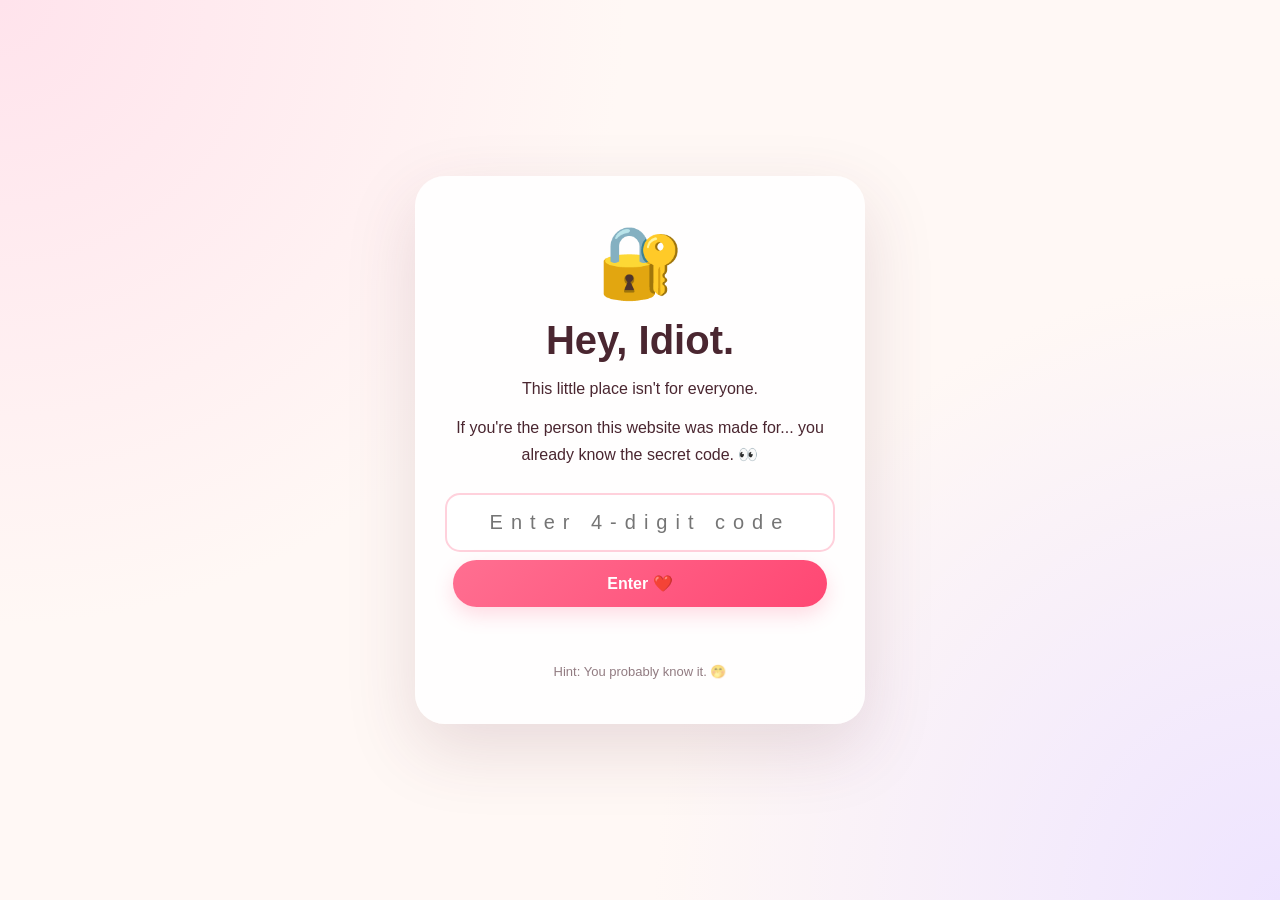
<file: index.html>
<!DOCTYPE html>
<html lang="en">
<head>
    
    <meta charset="UTF-8">
    <meta name="viewport" content="width=device-width, initial-scale=1.0">

    <title>Just For You ❤️</title>

    <link rel="stylesheet" href="style.css">
</head>

<body class="login-page">

    <div class="floating-hearts"></div>

    <main class="login-card">

        <div class="login-icon">🔐</div>

        <h1>Hey, Idiot.</h1>

        <p class="login-subtitle">
            This little place isn't for everyone.
        </p>

        <p>
            If you're the person this website was made for...
            you already know the secret code. 👀
        </p>

        <div class="password-container">

            <input
                type="password"
                id="password"
                maxlength="4"
                inputmode="numeric"
                placeholder="Enter 4-digit code"
                autocomplete="off"
            >

            <button onclick="checkPassword()">
                Enter ❤️
            </button>

        </div>

        <p id="error" class="error"></p>

        <div class="tiny-hint">
            Hint: You probably know it. 🤭
        </div>

    </main>

    <script src="script.js"></script>

</body>
</html>
</file>
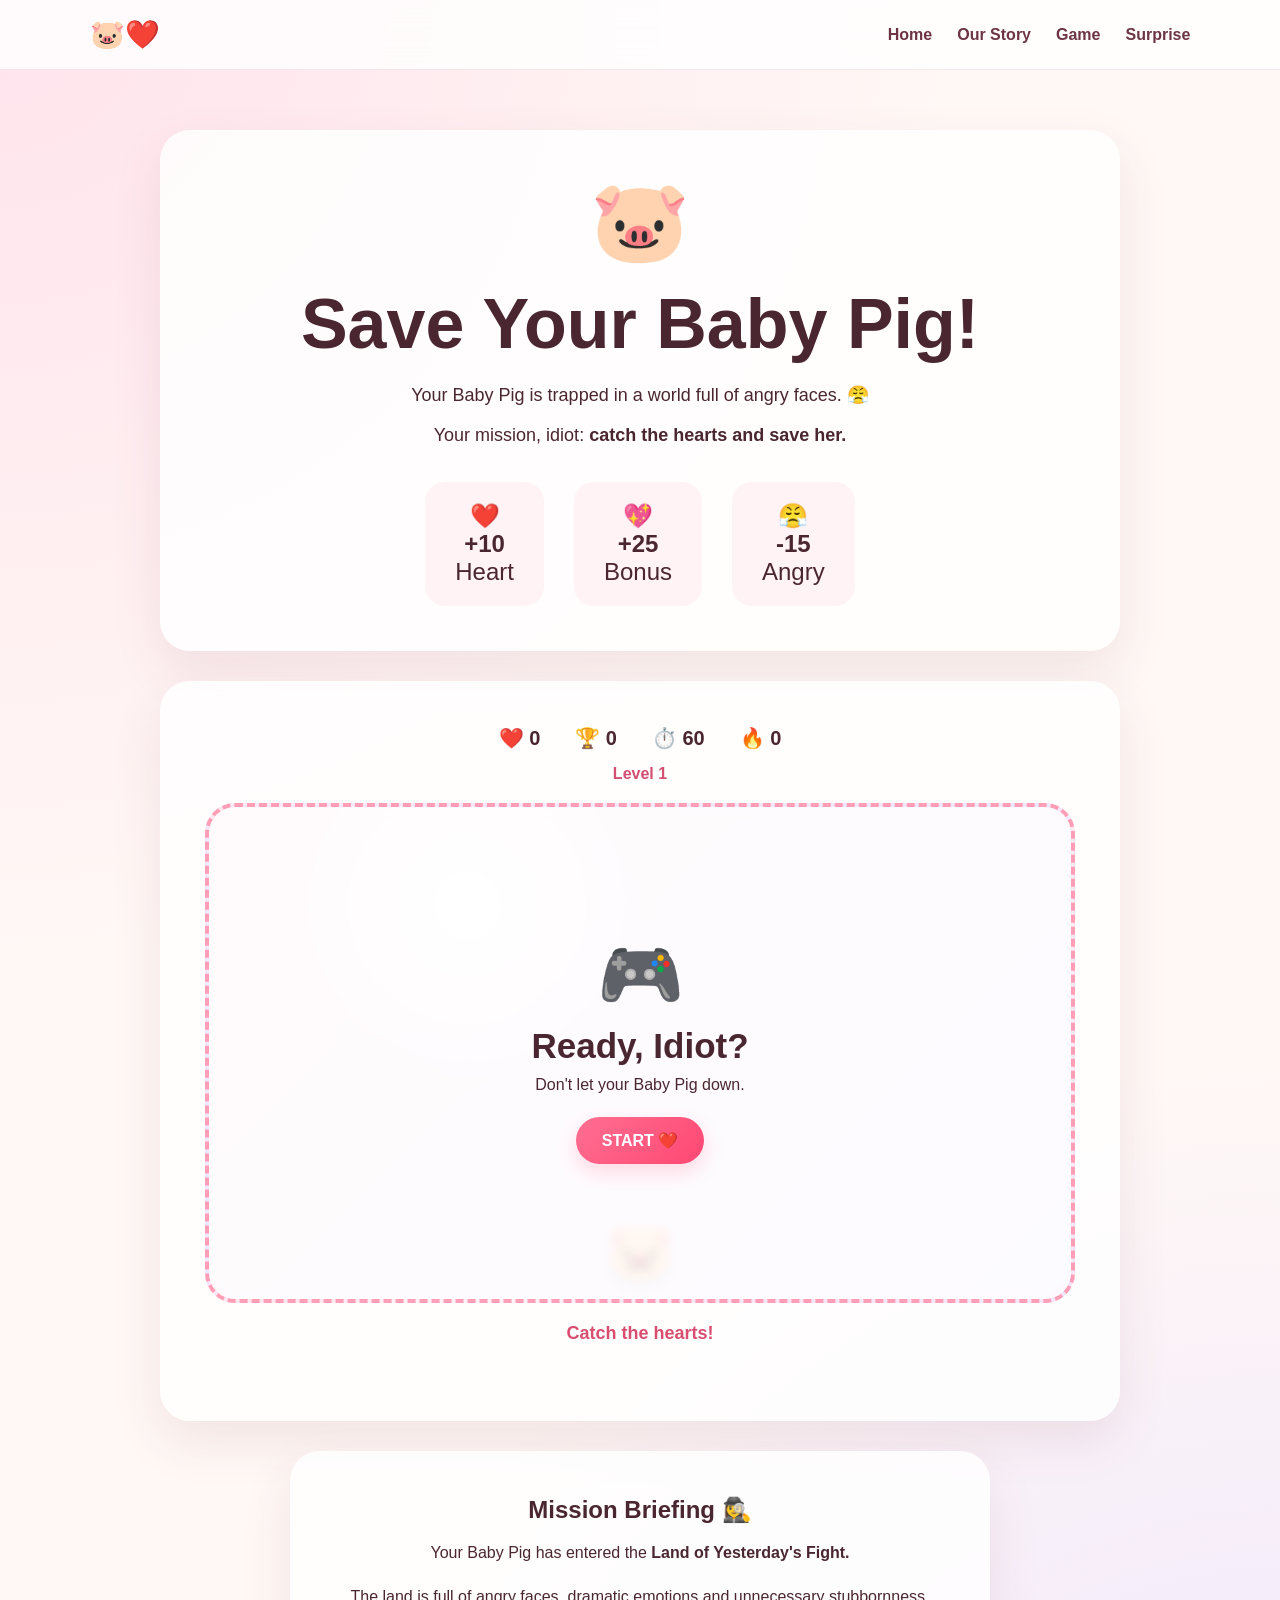
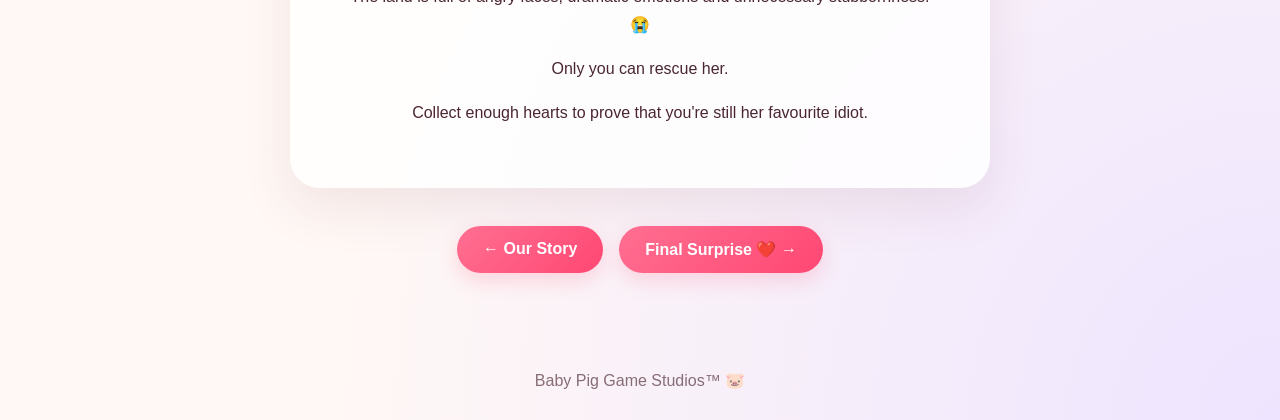
<file: game.html>
<!DOCTYPE html>
<html lang="en">

<head>

    <meta charset="UTF-8">

    <meta name="viewport" content="width=device-width, initial-scale=1.0">

    <title>Baby Pig Rescue 🐷</title>

    <link rel="stylesheet" href="style.css">

</head>

<body>

    <div class="floating-hearts"></div>

    <nav>

        <div class="logo">
            🐷❤️
        </div>

        <div class="nav-links">

            <a href="home.html">Home</a>
            <a href="story.html">Our Story</a>
            <a href="game.html">Game</a>
            <a href="surprise.html">Surprise</a>

        </div>

    </nav>


    <main>

        <section class="game-intro">

            <div class="big-emoji">
                🐷
            </div>

            <h1>
                Save Your Baby Pig!
            </h1>

            <p>
                Your Baby Pig is trapped in a world
                full of angry faces. 😤
            </p>

            <p>
                Your mission, idiot:
                <strong>catch the hearts and save her.</strong>
            </p>

            <div class="game-rules">

                <div>
                    ❤️
                    <br>
                    <strong>+10</strong>
                    <br>
                    Heart
                </div>

                <div>
                    💖
                    <br>
                    <strong>+25</strong>
                    <br>
                    Bonus
                </div>

                <div>
                    😤
                    <br>
                    <strong>-15</strong>
                    <br>
                    Angry
                </div>

            </div>

        </section>


        <section class="game-wrapper">

            <div class="game-top">

                <div>
                    ❤️
                    <span id="score">0</span>
                </div>

                <div>
                    🏆
                    <span id="highScore">0</span>
                </div>

                <div>
                    ⏱️
                    <span id="time">60</span>
                </div>

                <div>
                    🔥
                    <span id="combo">0</span>
                </div>

            </div>


            <div class="level">

                Level
                <span id="level">
                    1
                </span>

            </div>


            <div id="gameArea">

                <div id="player">
                    🐷
                </div>

                <div id="startScreen">

                    <div class="start-icon">
                        🎮
                    </div>

                    <h2>
                        Ready, Idiot?
                    </h2>

                    <p>
                        Don't let your Baby Pig down.
                    </p>

                    <button onclick="startGame()">
                        START ❤️
                    </button>

                </div>

            </div>


            <div id="gameMessage">
                Catch the hearts!
            </div>


            <button id="restartButton" onclick="startGame()" style="display:none;">

                Play Again 🔄

            </button>

        </section>


        <section class="game-story">

            <h2>
                Mission Briefing 🕵️‍♀️
            </h2>

            <p>
                Your Baby Pig has entered the
                <strong>Land of Yesterday's Fight.</strong>
            </p>

            <p>
                The land is full of angry faces,
                dramatic emotions and unnecessary
                stubbornness. 😭
            </p>

            <p>
                Only you can rescue her.
            </p>

            <p>
                Collect enough hearts to prove
                that you're still her favourite idiot.
            </p>

        </section>


        <div class="page-buttons">

            <button onclick="goTo('story.html')">
                ← Our Story
            </button>

            <button onclick="goTo('surprise.html')">
                Final Surprise ❤️ →
            </button>

        </div>

    </main>


    <footer>
        Baby Pig Game Studios™ 🐷
    </footer>


    <script>

        let score = 0;
        let highScore =
            Number(localStorage.getItem("babyPigHighScore")) || 0;

        let time = 60;
        let combo = 0;
        let level = 1;

        let gameRunning = false;

        let timerInterval;
        let spawnInterval;

        let playerX = 50;

        const gameArea =
            document.getElementById("gameArea");

        const player =
            document.getElementById("player");

        const scoreElement =
            document.getElementById("score");

        const highScoreElement =
            document.getElementById("highScore");

        const timeElement =
            document.getElementById("time");

        const comboElement =
            document.getElementById("combo");

        const levelElement =
            document.getElementById("level");

        const message =
            document.getElementById("gameMessage");

        const startScreen =
            document.getElementById("startScreen");

        const restartButton =
            document.getElementById("restartButton");


        highScoreElement.innerText =
            highScore;


        /* =====================================
           START GAME
        ===================================== */

        function startGame() {

            clearInterval(timerInterval);

            clearInterval(spawnInterval);

            document
                .querySelectorAll(".game-object")
                .forEach(el => el.remove());


            score = 0;
            time = 60;
            combo = 0;
            level = 1;

            gameRunning = true;

            scoreElement.innerText =
                score;

            timeElement.innerText =
                time;

            comboElement.innerText =
                combo;

            levelElement.innerText =
                level;

            message.innerText =
                "SAVE YOUR BABY PIG! 🐷❤️";


            startScreen.style.display =
                "none";

            restartButton.style.display =
                "none";


            timerInterval =
                setInterval(updateTimer, 1000);


            spawnInterval =
                setInterval(
                    spawnObject,
                    850
                );


            playerX = 50;

            updatePlayer();

        }


        /* =====================================
           TIMER
        ===================================== */

        function updateTimer() {

            if (!gameRunning)
                return;


            time--;

            timeElement.innerText =
                time;


            if (time <= 0) {

                endGame();

            }


            updateLevel();

        }


        /* =====================================
           LEVEL SYSTEM
        ===================================== */

        function updateLevel() {

            let newLevel =
                Math.floor(
                    (60 - time) / 10
                ) + 1;


            if (
                newLevel !== level &&
                newLevel <= 6
            ) {

                level = newLevel;

                levelElement.innerText =
                    level;

                showMessage(
                    "LEVEL " +
                    level +
                    "! It's getting harder 😭"
                );

            }

        }


        /* =====================================
           SPAWN OBJECT
        ===================================== */

        function spawnObject() {

            if (!gameRunning)
                return;


            const object =
                document.createElement("div");

            object.className =
                "game-object";


            const random =
                Math.random();


            if (random < 0.68) {

                object.innerText =
                    "❤️";

                object.dataset.type =
                    "heart";

            }

            else if (random < 0.83) {

                object.innerText =
                    "💖";

                object.dataset.type =
                    "bonus";

            }

            else {

                object.innerText =
                    "😤";

                object.dataset.type =
                    "enemy";

            }


            object.style.left =
                Math.random() * 90 + "%";


            object.style.top =
                "-50px";


            gameArea.appendChild(object);


            let speed =
                2.5 +
                level * 0.6;


            moveObject(
                object,
                speed
            );

        }


        /* =====================================
           MOVE OBJECT
        ===================================== */

        function moveObject(
            object,
            speed
        ) {

            if (!gameRunning) {

                object.remove();

                return;

            }


            let top =
                parseFloat(
                    object.style.top
                );


            top += speed;


            object.style.top =
                top + "px";


            const objectRect =
                object.getBoundingClientRect();


            const playerRect =
                player.getBoundingClientRect();


            if (
                objectRect.bottom >=
                playerRect.top + 5 &&

                objectRect.left <
                playerRect.right &&

                objectRect.right >
                playerRect.left
            ) {

                collectObject(
                    object
                );

                return;

            }


            if (
                top >
                gameArea.clientHeight
            ) {

                object.remove();

                return;

            }


            requestAnimationFrame(
                () =>
                    moveObject(
                        object,
                        speed
                    )
            );

        }


        /* =====================================
           COLLECT OBJECT
        ===================================== */

        function collectObject(
            object
        ) {

            const type =
                object.dataset.type;


            object.remove();


            if (type === "heart") {

                combo++;

                score +=
                    10 +
                    combo * 2;

                showMessage(
                    randomHeartMessage()
                );

            }


            else if (
                type === "bonus"
            ) {

                combo += 2;

                score += 25;

                showMessage(
                    "BONUS HEART! 💖 +25"
                );

                createExplosion(
                    "💖"
                );

            }


            else if (
                type === "enemy"
            ) {

                combo = 0;

                score -= 15;

                if (score < 0)
                    score = 0;

                showMessage(
                    "HEY! DON'T HIT YOUR BABY PIG! 😭"
                );

            }


            scoreElement.innerText =
                score;

            comboElement.innerText =
                combo;


            if (
                score > highScore
            ) {

                highScore =
                    score;

                localStorage.setItem(
                    "babyPigHighScore",
                    highScore
                );

                highScoreElement.innerText =
                    highScore;

            }


            if (
                score >= 500
            ) {

                showMessage(
                    "500+?! Okay Mr. Romantic. 😭❤️"
                );

            }

        }


        /* =====================================
           RANDOM MESSAGES
        ===================================== */

        function randomHeartMessage() {

            const messages = [

                "That's my idiot! ❤️",

                "Good catch! 🐷",

                "Baby Pig approves. 🐷❤️",

                "One more heart for us.",

                "Look who's catching feelings 😂",

                "Okayyyy, show off!",

                "You're getting good at this 👀",

                "That's worth +10 love points ❤️"

            ];


            return messages[
                Math.floor(
                    Math.random() *
                    messages.length
                )
            ];

        }


        /* =====================================
           PLAYER MOVEMENT
        ===================================== */

        gameArea.addEventListener(
            "mousemove",
            event => {

                if (!gameRunning)
                    return;


                const rect =
                    gameArea.getBoundingClientRect();


                playerX =
                    (
                        (event.clientX -
                            rect.left) /
                        rect.width
                    ) * 100;


                playerX =
                    Math.max(
                        5,
                        Math.min(
                            95,
                            playerX
                        )
                    );


                updatePlayer();

            }
        );


        /* TOUCH SUPPORT */

        gameArea.addEventListener(
            "touchmove",
            event => {

                if (!gameRunning)
                    return;


                const touch =
                    event.touches[0];


                const rect =
                    gameArea.getBoundingClientRect();


                playerX =
                    (
                        (touch.clientX -
                            rect.left) /
                        rect.width
                    ) * 100;


                playerX =
                    Math.max(
                        5,
                        Math.min(
                            95,
                            playerX
                        )
                    );


                updatePlayer();

                event.preventDefault();

            },
            {
                passive: false
            }
        );


        /* =====================================
           UPDATE PLAYER
        ===================================== */

        function updatePlayer() {

            player.style.left =
                playerX + "%";

        }


        /* =====================================
           GAME END
        ===================================== */

        function endGame() {

            gameRunning = false;


            clearInterval(
                timerInterval
            );

            clearInterval(
                spawnInterval
            );


            document
                .querySelectorAll(
                    ".game-object"
                )
                .forEach(
                    el => el.remove()
                );


            restartButton.style.display =
                "inline-block";


            let finalMessage;


            if (score < 100) {

                finalMessage =
                    "Baby Pig needs more love. 😭🐷";

            }

            else if (score < 250) {

                finalMessage =
                    "Okay... not bad, idiot. ❤️";

            }

            else if (score < 500) {

                finalMessage =
                    "Baby Pig is impressed. 🐷❤️";

            }

            else {

                finalMessage =
                    "YOU SAVED THE BABY PIG! 🐷👑❤️";

                celebration();

            }


            message.innerText =
                finalMessage +
                " Final score: " +
                score;

        }


        /* =====================================
           MESSAGE
        ===================================== */

        function showMessage(
            text
        ) {

            message.innerText =
                text;

        }


        /* =====================================
           EXPLOSION
        ===================================== */

        function createExplosion(
            emoji
        ) {

            for (
                let i = 0;
                i < 8;
                i++
            ) {

                const element =
                    document.createElement(
                        "div"
                    );

                element.innerText =
                    emoji;

                element.className =
                    "explosion";

                element.style.left =
                    playerX + "%";

                element.style.top =
                    "80%";

                element.style.setProperty(
                    "--x",
                    (
                        Math.random() *
                        200 -
                        100
                    ) + "px"
                );

                element.style.setProperty(
                    "--y",
                    (
                        Math.random() *
                        -200
                    ) + "px"
                );


                gameArea.appendChild(
                    element
                );


                setTimeout(
                    () => element.remove(),
                    900
                );

            }

        }


        /* =====================================
           CELEBRATION
        ===================================== */

        function celebration() {

            const emojis = [
                "❤️",
                "💖",
                "💕",
                "🐷",
                "🎉"
            ];


            for (
                let i = 0;
                i < 50;
                i++
            ) {

                setTimeout(
                    () => {

                        const heart =
                            document.createElement(
                                "div"
                            );

                        heart.innerText =
                            emojis[
                            Math.floor(
                                Math.random() *
                                emojis.length
                            )
                            ];

                        heart.style.position =
                            "fixed";

                        heart.style.left =
                            Math.random() *
                            100 + "vw";

                        heart.style.top =
                            "-30px";

                        heart.style.fontSize =
                            "25px";

                        heart.style.zIndex =
                            "9999";

                        heart.style.transition =
                            "3s linear";

                        document.body.appendChild(
                            heart
                        );


                        setTimeout(
                            () => {

                                heart.style.top =
                                    "110vh";

                                heart.style.transform =
                                    "rotate(720deg)";

                            },
                            50
                        );


                        setTimeout(
                            () =>
                                heart.remove(),
                            3500
                        );

                    },
                    i * 50
                );

            }

        }


        /* =====================================
           NAVIGATION
        ===================================== */

        function goTo(
            page
        ) {

            window.location.href =
                page;

        }

    </script>


    <style>
        /* GAME INTRO */

        .game-intro {

            text-align: center;

        }

        .game-intro h1 {

            font-size:
                clamp(40px, 7vw, 70px);

            margin: 15px 0;

        }

        .game-intro p {

            font-size: 18px;

            line-height: 1.8;

            margin: 8px;

        }


        .game-rules {

            display: flex;

            justify-content: center;

            gap: 30px;

            flex-wrap: wrap;

            margin-top: 30px;

        }

        .game-rules div {

            background: #fff3f6;

            padding: 20px 30px;

            border-radius: 20px;

            font-size: 24px;

        }


        /* GAME */

        .game-wrapper {

            text-align: center;

        }


        .game-top {

            display: flex;

            justify-content: center;

            gap: 35px;

            flex-wrap: wrap;

            font-size: 20px;

            font-weight: bold;

            margin-bottom: 15px;

        }


        .level {

            margin-bottom: 15px;

            color: #d34e70;

            font-weight: bold;

        }


        #gameArea {

            height: 500px;

            position: relative;

            overflow: hidden;

            border-radius: 30px;

            background:

                radial-gradient(circle at 30% 20%,
                    #ffffff,
                    transparent 25%),

                linear-gradient(135deg,
                    #ffe8ef,
                    #eee7ff);

            border:
                4px dashed #ff9eb6;

            touch-action: none;

        }


        /* PLAYER */

        #player {

            position: absolute;

            bottom: 15px;

            left: 50%;

            transform:
                translateX(-50%);

            font-size: 55px;

            transition:
                left .05s linear;

            z-index: 5;

            filter:
                drop-shadow(0 8px 5px rgba(0, 0, 0, .12));

        }


        /* START SCREEN */

        #startScreen {

            position: absolute;

            inset: 0;

            display: flex;

            flex-direction: column;

            justify-content: center;

            align-items: center;

            background:
                rgba(255, 255, 255, .82);

            backdrop-filter:
                blur(5px);

            z-index: 20;

        }


        .start-icon {

            font-size: 70px;

        }


        #startScreen h2 {

            font-size: 35px;

            margin: 10px;

        }


        #startScreen p {

            margin-bottom: 15px;

        }


        /* FALLING OBJECTS */

        .game-object {

            position: absolute;

            font-size: 35px;

            z-index: 3;

            user-select: none;

            pointer-events: none;

        }


        /* MESSAGE */

        #gameMessage {

            min-height: 35px;

            margin: 18px;

            font-weight: bold;

            font-size: 18px;

            color: #d94e70;

        }


        /* EXPLOSION */

        .explosion {

            position: absolute;

            font-size: 25px;

            animation:
                explosion .8s ease-out forwards;

            z-index: 10;

        }


        @keyframes explosion {

            from {

                transform:
                    translate(0, 0) scale(.5);

                opacity: 1;

            }

            to {

                transform:
                    translate(var(--x),
                        var(--y)) scale(1.5);

                opacity: 0;

            }

        }


        /* STORY */

        .game-story {

            text-align: center;

            max-width: 700px;

            margin-left: auto;

            margin-right: auto;

        }


        .game-story p {

            line-height: 1.8;

            margin: 15px;

        }


        @media(max-width:600px) {

            #gameArea {

                height: 420px;

            }

            .game-top {

                gap: 15px;

                font-size: 16px;

            }

        }
    </style>


    <script src="script.js"></script>

</body>

</html>
</file>
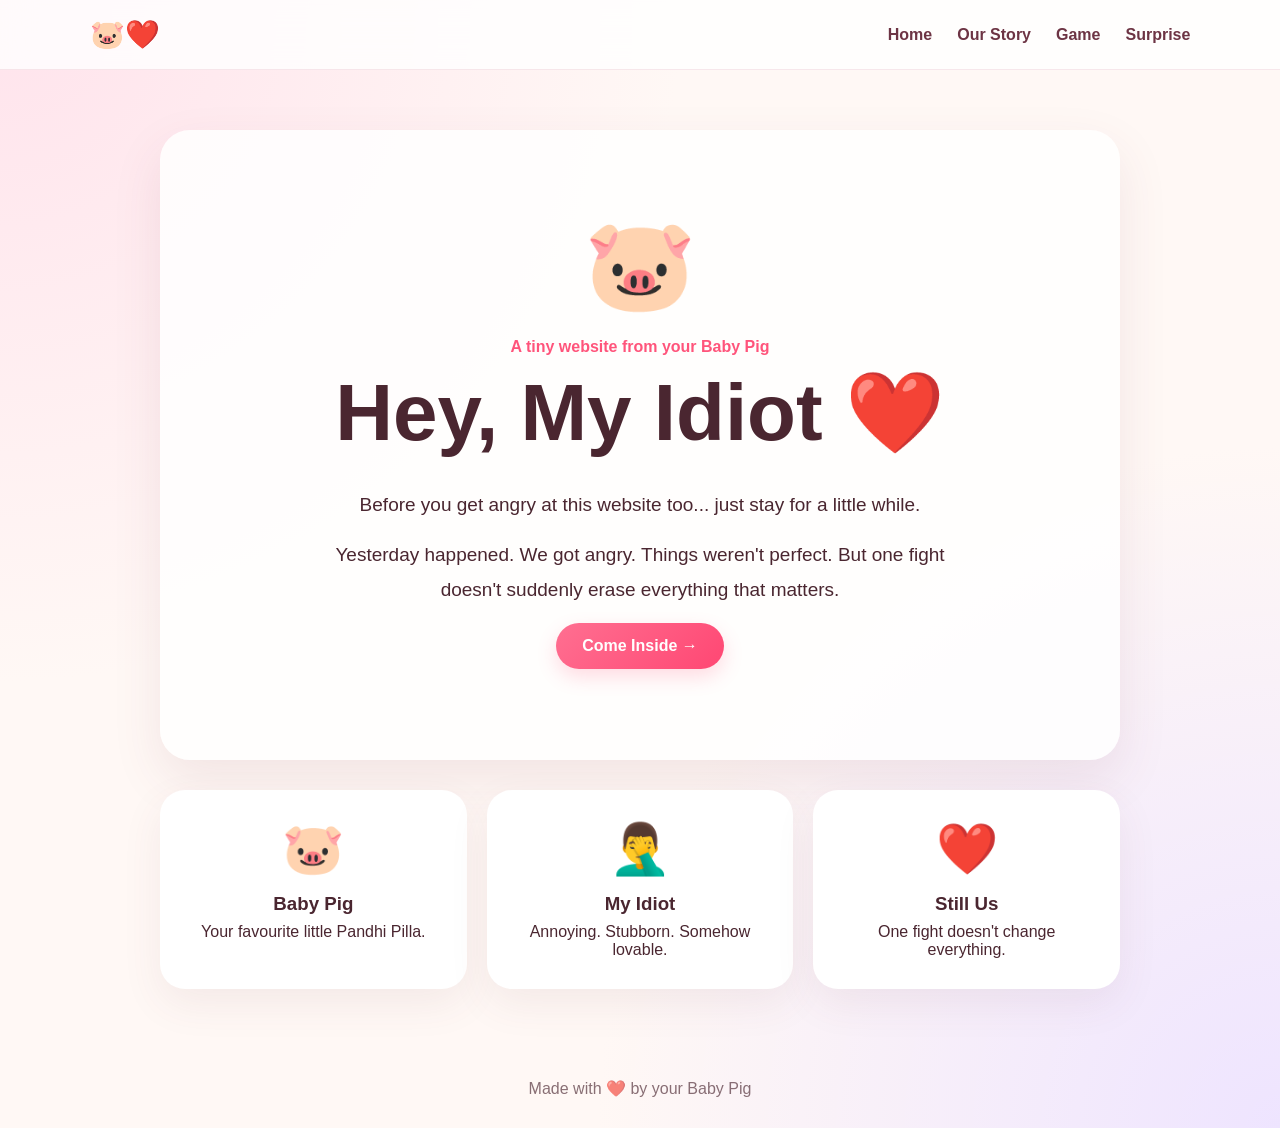
<file: home.html>
<!DOCTYPE html>
<html lang="en">

<head>
    <meta charset="UTF-8">
    <meta name="viewport" content="width=device-width, initial-scale=1.0">

    <title>For My Idiot ❤️</title>

    <link rel="stylesheet" href="style.css">
</head>

<body>

<div class="floating-hearts"></div>

<nav>

    <div class="logo">
        🐷❤️
    </div>

    <div class="nav-links">

        <a href="home.html">Home</a>
        <a href="story.html">Our Story</a>
        <a href="game.html">Game</a>
        <a href="surprise.html">Surprise</a>

    </div>

</nav>


<main>

<section class="hero">

    <div class="hero-emoji">
        🐷
    </div>

    <p class="eyebrow">
        A tiny website from your Baby Pig
    </p>

    <h1>
        Hey, My Idiot ❤️
    </h1>

    <p class="hero-text">

        Before you get angry at this website too...
        just stay for a little while.

    </p>

    <p class="hero-text">

        Yesterday happened.

        We got angry.

        Things weren't perfect.

        But one fight doesn't suddenly erase
        everything that matters.

    </p>

    <button onclick="goTo('story.html')">
        Come Inside →
    </button>

</section>


<section class="three-cards">

    <div class="info-card">

        <span>🐷</span>

        <h3>Baby Pig</h3>

        <p>
            Your favourite little Pandhi Pilla.
        </p>

    </div>


    <div class="info-card">

        <span>🤦‍♂️</span>

        <h3>My Idiot</h3>

        <p>
            Annoying. Stubborn. Somehow lovable.
        </p>

    </div>


    <div class="info-card">

        <span>❤️</span>

        <h3>Still Us</h3>

        <p>
            One fight doesn't change everything.
        </p>

    </div>

</section>

</main>


<footer>
    Made with ❤️ by your Baby Pig
</footer>


<script src="script.js"></script>

</body>
</html>
</file>
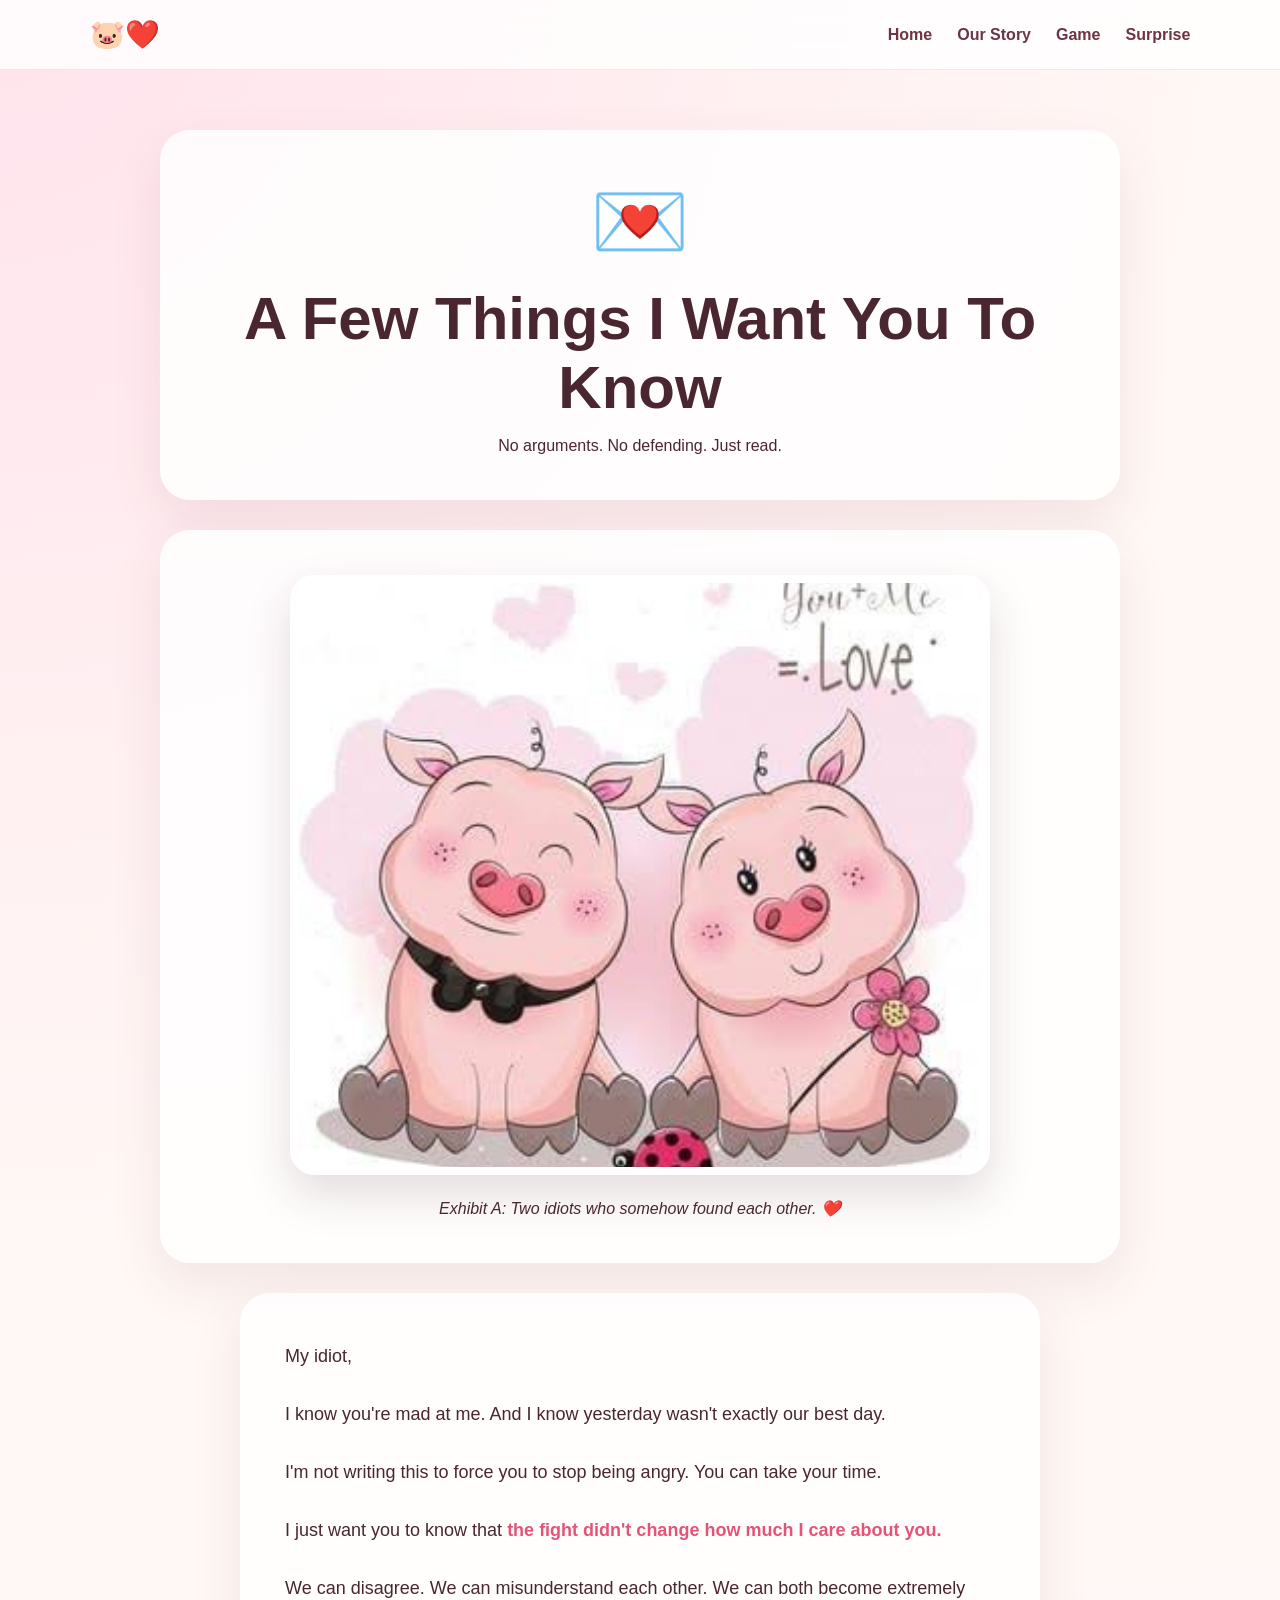
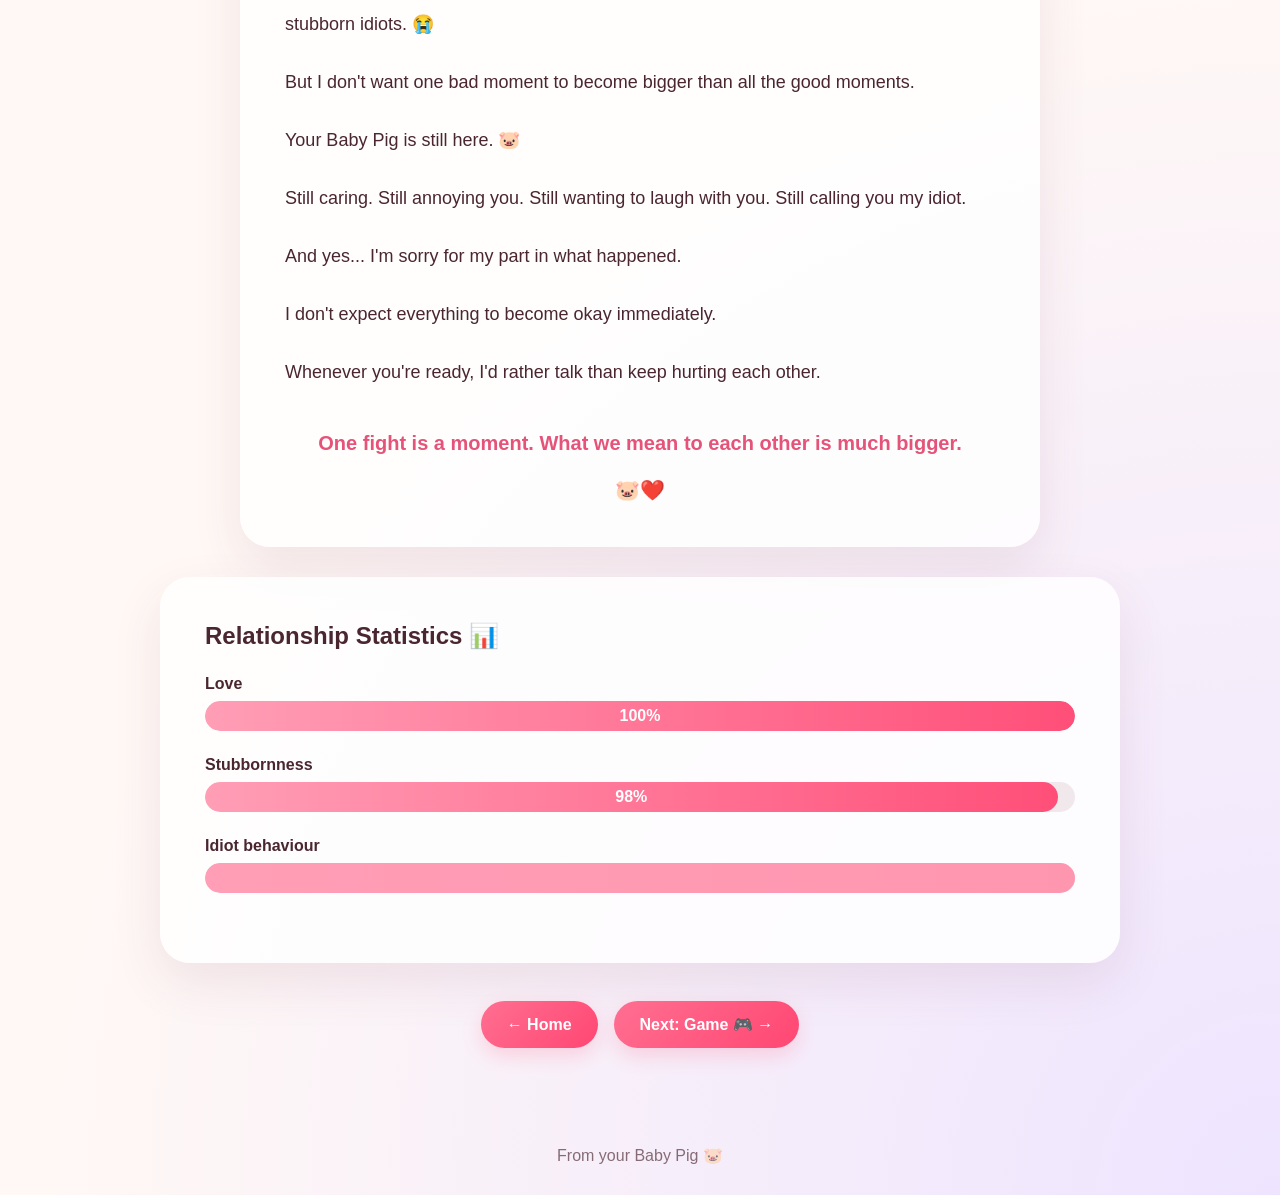
<file: story.html>
<!DOCTYPE html>
<html lang="en">

<head>

    <meta charset="UTF-8">

    <meta name="viewport"
          content="width=device-width, initial-scale=1.0">

    <title>Our Story ❤️</title>

    <link rel="stylesheet" href="style.css">

</head>

<body>

<div class="floating-hearts"></div>


<nav>

    <div class="logo">
        🐷❤️
    </div>

    <div class="nav-links">

        <a href="home.html">Home</a>
        <a href="story.html">Our Story</a>
        <a href="game.html">Game</a>
        <a href="surprise.html">Surprise</a>

    </div>

</nav>


<main>

<section class="page-header">

    <div class="big-emoji">
        💌
    </div>

    <h1>
        A Few Things I Want You To Know
    </h1>

    <p>
        No arguments. No defending. Just read.
    </p>

</section>


<section class="photo-section">

    <img
        src="us.jpeg"
        alt="Our photo"
        class="couple-photo"
    >

    <p class="photo-caption">
        Exhibit A: Two idiots who somehow found each other. ❤️
    </p>

</section>


<section class="letter">

    <p>
        My idiot,
    </p>

    <p>
        I know you're mad at me.
        And I know yesterday wasn't exactly
        our best day.
    </p>

    <p>
        I'm not writing this to force you to stop being angry.
        You can take your time.
    </p>

    <p>
        I just want you to know that
        <strong>the fight didn't change how much I care about you.</strong>
    </p>

    <p>
        We can disagree.
        We can misunderstand each other.
        We can both become extremely stubborn idiots.
        😭
    </p>

    <p>
        But I don't want one bad moment to become
        bigger than all the good moments.
    </p>

    <p>
        Your Baby Pig is still here. 🐷
    </p>

    <p>
        Still caring.
        Still annoying you.
        Still wanting to laugh with you.
        Still calling you my idiot.
    </p>

    <p>
        And yes...
        I'm sorry for my part in what happened.
    </p>

    <p>
        I don't expect everything to become okay
        immediately.
    </p>

    <p>
        Whenever you're ready,
        I'd rather talk than keep hurting each other.
    </p>

    <div class="letter-ending">

        <strong>
            One fight is a moment.
            What we mean to each other is much bigger.
        </strong>

        <br><br>

        🐷❤️

    </div>

</section>


<section class="memory-section">

    <h2>
        Relationship Statistics 📊
    </h2>

    <div class="stat">

        <div class="stat-title">
            Love
        </div>

        <div class="progress">
            <div style="width:100%">
                100%
            </div>
        </div>

    </div>


    <div class="stat">

        <div class="stat-title">
            Stubbornness
        </div>

        <div class="progress">
            <div style="width:98%">
                98%
            </div>
        </div>

    </div>


    <div class="stat">

        <div class="stat-title">
            Idiot behaviour
        </div>

        <div class="progress">
            <div style="width:999%">
                ∞
            </div>
        </div>

    </div>

</section>


<div class="page-buttons">

    <button onclick="goTo('home.html')">
        ← Home
    </button>

    <button onclick="goTo('game.html')">
        Next: Game 🎮 →
    </button>

</div>

</main>


<footer>
    From your Baby Pig 🐷
</footer>


<script src="script.js"></script>

</body>
</html>
</file>
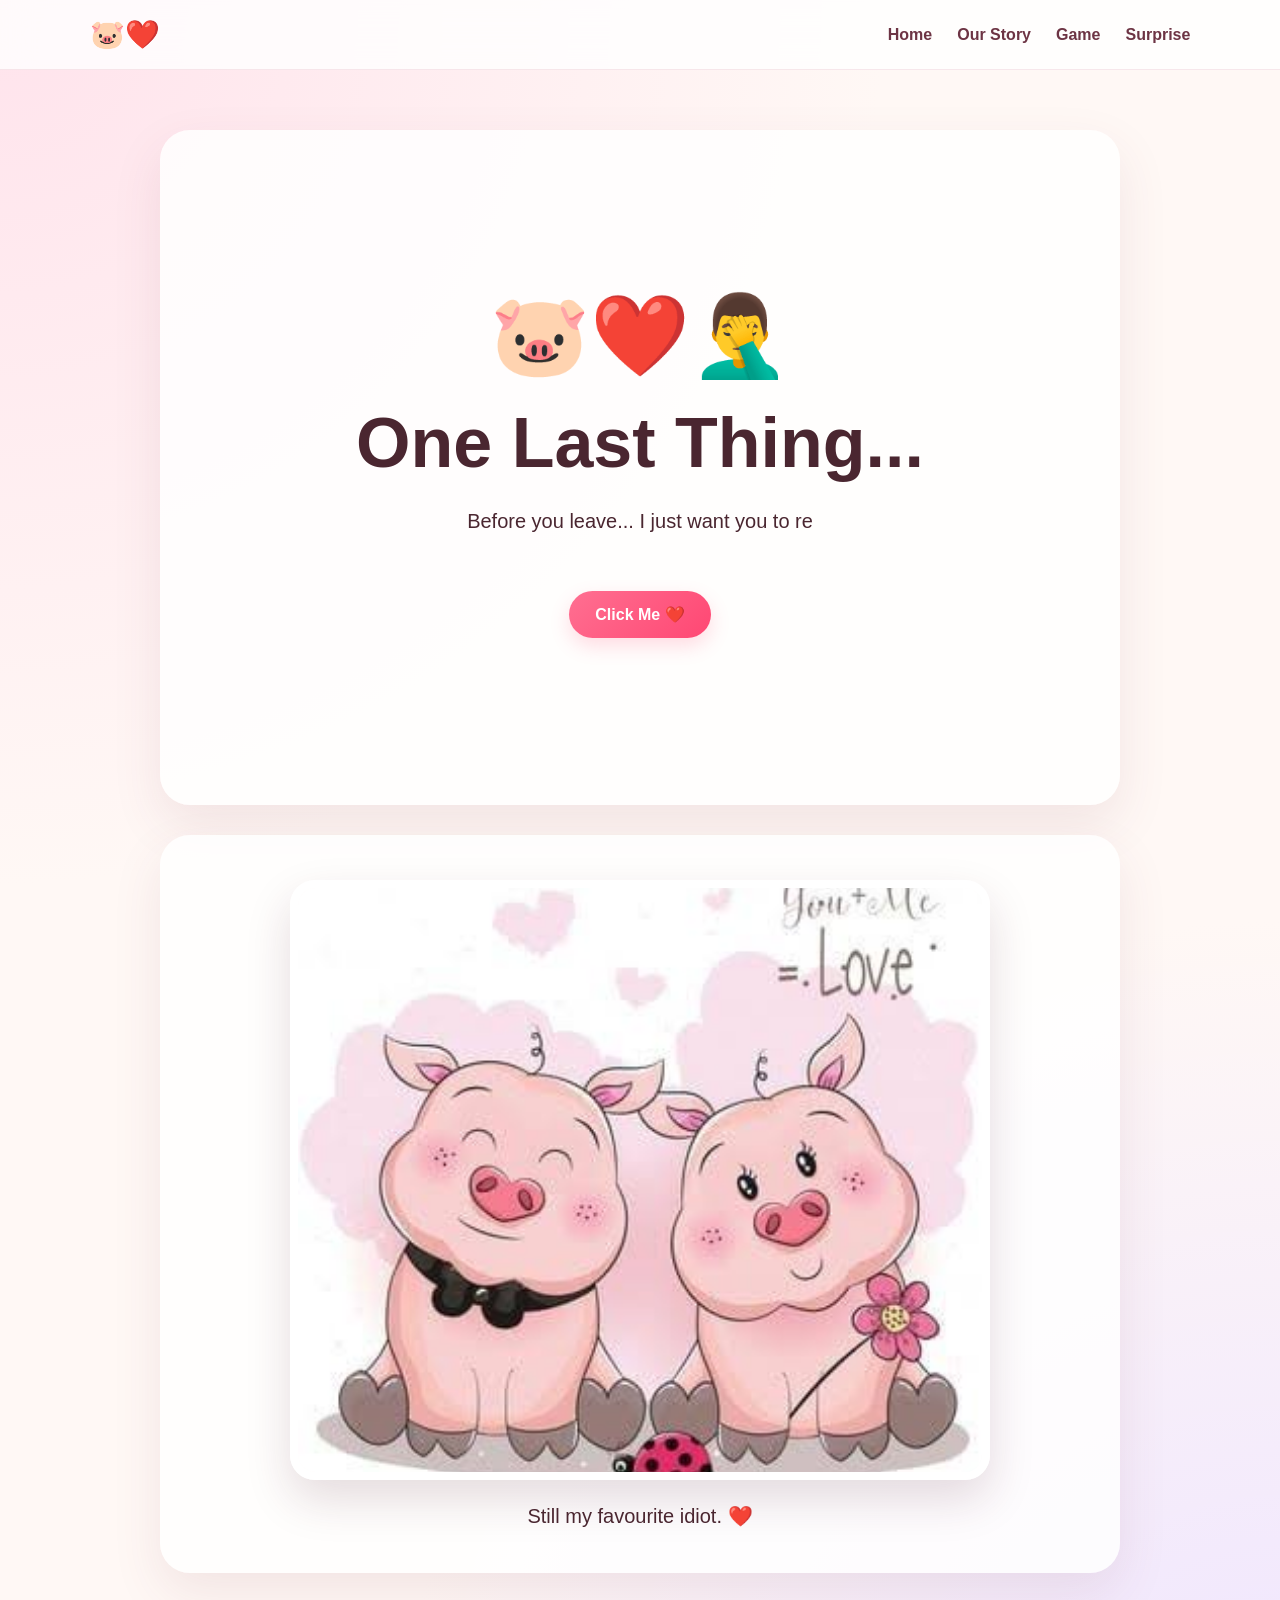
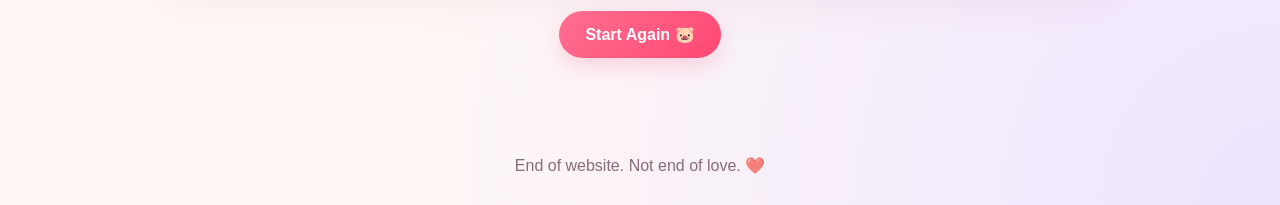
<file: surprise.html>
<!DOCTYPE html>
<html lang="en">

<head>

    <meta charset="UTF-8">

    <meta name="viewport"
          content="width=device-width, initial-scale=1.0">

    <title>One Last Thing ❤️</title>

    <link rel="stylesheet" href="style.css">

</head>

<body>

<div class="floating-hearts"></div>


<nav>

    <div class="logo">
        🐷❤️
    </div>

    <div class="nav-links">

        <a href="home.html">Home</a>
        <a href="story.html">Our Story</a>
        <a href="game.html">Game</a>
        <a href="surprise.html">Surprise</a>

    </div>

</nav>


<main>

<section class="final-page">

    <div class="big-emoji">
        🐷❤️🤦‍♂️
    </div>

    <h1>
        One Last Thing...
    </h1>

    <p id="typingText"></p>

    <button
        onclick="showFinalMessage()"
        id="finalButton">

        Click Me ❤️

    </button>

    <div id="finalMessage">

        <h2>
            One Fight ≠ No Love
        </h2>

        <p>
            Whatever happened yesterday,
            I still care about you.
        </p>

        <p>
            I still want to laugh with you,
            annoy you,
            make memories with you,
            and call you my idiot.
        </p>

        <p>
            I don't expect you to instantly forget
            everything or stop being angry.
        </p>

        <p>
            I just hope when you're ready,
            we can talk.
        </p>

        <div class="final-heart">
            ❤️
        </div>

        <h3>
            From your Baby Pig 🐷
        </h3>

    </div>

</section>


<section class="final-photo">

    <img
        src="us.jpeg"
        alt="Us"
        class="couple-photo">

    <p>
        Still my favourite idiot. ❤️
    </p>

</section>


<div class="page-buttons">

    <button onclick="goTo('home.html')">
        Start Again 🐷
    </button>

</div>

</main>


<footer>
    End of website. Not end of love. ❤️
</footer>


<script src="script.js"></script>

</body>
</html>
</file>
<file: style.css>
* {
    box-sizing: border-box;
    margin: 0;
    padding: 0;
}

html {
    scroll-behavior: smooth;
}

body {
    font-family: "Segoe UI", Arial, sans-serif;

    background:
        radial-gradient(circle at top left,
        #ffe3ec,
        transparent 40%),

        radial-gradient(circle at bottom right,
        #eee4ff,
        transparent 40%),

        #fff8f5;

    color: #4a2630;

    min-height: 100vh;
}


/* NAVIGATION */

nav {

    width: 100%;

    padding: 18px 7%;

    display: flex;

    justify-content: space-between;

    align-items: center;

    position: sticky;

    top: 0;

    z-index: 100;

    background: rgba(255,255,255,.8);

    backdrop-filter: blur(15px);

    border-bottom: 1px solid
        rgba(200,100,130,.15);
}

.logo {
    font-size: 28px;
}

.nav-links {

    display: flex;

    gap: 25px;
}

.nav-links a {

    text-decoration: none;

    color: #6d3444;

    font-weight: 600;

    transition: .25s;
}

.nav-links a:hover {

    color: #ff547b;

    transform: translateY(-2px);
}


/* GENERAL */

main {

    max-width: 1000px;

    margin: auto;

    padding: 30px 20px;
}

section {

    background:
        rgba(255,255,255,.85);

    border-radius: 30px;

    padding: 45px;

    margin: 30px 0;

    box-shadow:
        0 20px 50px
        rgba(130,60,80,.1);
}

button {

    border: none;

    background:
        linear-gradient(
        135deg,
        #ff6f91,
        #ff4773
        );

    color: white;

    padding: 14px 26px;

    border-radius: 30px;

    font-size: 16px;

    font-weight: 600;

    cursor: pointer;

    transition: .25s;

    margin: 8px;

    box-shadow:
        0 8px 20px
        rgba(255,80,120,.2);
}

button:hover {

    transform:
        translateY(-3px)
        scale(1.04);
}

button:active {

    transform: scale(.96);
}


/* LOGIN */

.login-page {

    min-height: 100vh;

    display: flex;

    justify-content: center;

    align-items: center;

    padding: 20px;
}

.login-card {

    width: min(450px, 100%);

    background:
        rgba(255,255,255,.9);

    padding: 45px 30px;

    border-radius: 30px;

    text-align: center;

    box-shadow:
        0 25px 70px
        rgba(100,50,70,.15);

    animation:
        cardIn .7s ease;
}

@keyframes cardIn {

    from {

        opacity: 0;

        transform:
            translateY(30px)
            scale(.95);
    }

    to {

        opacity: 1;

        transform:
            translateY(0)
            scale(1);
    }
}

.login-icon {

    font-size: 70px;

    margin-bottom: 15px;
}

.login-card h1 {

    font-size: 40px;

    margin-bottom: 10px;
}

.login-card p {

    line-height: 1.7;

    margin: 12px 0;
}

.password-container {

    display: flex;

    flex-direction: column;

    margin-top: 25px;
}

.password-container input {

    padding: 16px;

    border-radius: 15px;

    border:
        2px solid #ffd1dc;

    outline: none;

    font-size: 20px;

    text-align: center;

    letter-spacing: 8px;
}

.password-container input:focus {

    border-color: #ff6f91;
}

.error {

    color: #e34d70;

    min-height: 25px;
}

.tiny-hint {

    opacity: .6;

    font-size: 13px;
}


/* HERO */

.hero {

    min-height: 70vh;

    display: flex;

    flex-direction: column;

    justify-content: center;

    align-items: center;

    text-align: center;
}

.hero-emoji {

    font-size: 90px;

    animation:
        floating 3s ease-in-out infinite;
}

@keyframes floating {

    50% {

        transform:
            translateY(-12px)
            rotate(5deg);
    }
}

.eyebrow {

    color: #ff547b;

    font-weight: bold;

    margin: 20px 0 10px;
}

.hero h1 {

    font-size:
        clamp(45px,8vw,80px);

    margin-bottom: 20px;
}

.hero-text {

    max-width: 650px;

    font-size: 19px;

    line-height: 1.8;

    margin: 8px;
}


/* CARDS */

.three-cards {

    display: grid;

    grid-template-columns:
        repeat(3,1fr);

    gap: 20px;

    background: transparent;

    box-shadow: none;

    padding: 0;
}

.info-card {

    background: white;

    padding: 30px;

    text-align: center;

    border-radius: 25px;

    transition: .3s;

    box-shadow:
        0 15px 40px
        rgba(120,60,80,.08);
}

.info-card:hover {

    transform:
        translateY(-10px)
        rotate(-1deg);
}

.info-card span {

    font-size: 50px;
}

.info-card h3 {

    margin: 15px 0 8px;
}


/* PAGE HEADER */

.page-header {

    text-align: center;
}

.page-header h1 {

    font-size:
        clamp(35px,6vw,60px);

    margin: 15px 0;
}

.big-emoji {

    font-size: 80px;
}


/* PHOTO */

.photo-section {

    text-align: center;
}

.couple-photo {

    width: 100%;

    max-width: 700px;

    max-height: 600px;

    object-fit: cover;

    border-radius: 25px;

    border: 8px solid white;

    box-shadow:
        0 20px 45px
        rgba(80,30,50,.15);
}

.photo-caption {

    margin-top: 20px;

    font-style: italic;
}


/* LETTER */

.letter {

    max-width: 800px;

    margin-left: auto;

    margin-right: auto;
}

.letter p {

    font-size: 18px;

    line-height: 2;

    margin-bottom: 22px;
}

.letter strong {

    color: #e65378;
}

.letter-ending {

    text-align: center;

    font-size: 20px;

    padding-top: 20px;
}


/* STATS */

.stat {

    margin: 25px 0;
}

.stat-title {

    margin-bottom: 8px;

    font-weight: bold;
}

.progress {

    height: 30px;

    background: #f1e8eb;

    border-radius: 30px;

    overflow: hidden;
}

.progress div {

    height: 100%;

    background:
        linear-gradient(
        90deg,
        #ff9eb6,
        #ff4f79
        );

    color: white;

    display: flex;

    align-items: center;

    justify-content: center;

    font-weight: bold;

    border-radius: 30px;
}


/* GAME */

.game-page {

    text-align: center;
}

.score {

    font-size: 24px;

    margin: 25px;
}

#gameArea {

    width: 100%;

    height: 400px;

    position: relative;

    overflow: hidden;

    border-radius: 25px;

    background:
        linear-gradient(
        135deg,
        #fff0f5,
        #f1eaff
        );

    border:
        3px dashed #ff9eb6;

    margin: 20px 0;
}

#heart {

    position: absolute;

    display: none;

    font-size: 35px;

    padding: 10px;

    background: transparent;

    box-shadow: none;

    margin: 0;

    transition: none;
}

#heart:hover {

    transform: scale(1.2);
}

#gameMessage {

    min-height: 30px;

    font-weight: bold;

    color: #d94f70;
}


/* FINAL */

.final-page {

    min-height: 75vh;

    text-align: center;

    display: flex;

    flex-direction: column;

    align-items: center;

    justify-content: center;
}

.final-page h1 {

    font-size:
        clamp(40px,7vw,70px);

    margin: 20px;
}

#typingText {

    max-width: 700px;

    min-height: 80px;

    font-size: 20px;

    line-height: 1.8;
}

#finalMessage {

    display: none;

    animation:
        reveal .8s ease;

    max-width: 650px;
}

#finalMessage p {

    font-size: 19px;

    line-height: 1.9;

    margin: 18px;
}

.final-heart {

    font-size: 80px;

    margin: 20px;

    animation:
        heartbeat 1.3s infinite;
}

@keyframes heartbeat {

    50% {

        transform:
            scale(1.2);
    }
}

@keyframes reveal {

    from {

        opacity: 0;

        transform:
            translateY(30px);
    }

    to {

        opacity: 1;

        transform:
            translateY(0);
    }
}

.final-photo {

    text-align: center;
}

.final-photo p {

    margin-top: 20px;

    font-size: 20px;
}


/* PAGE BUTTONS */

.page-buttons {

    display: flex;

    justify-content: center;

    flex-wrap: wrap;

    margin: 30px 0;
}


/* FLOATING HEARTS */

.heart {

    position: fixed;

    bottom: -30px;

    pointer-events: none;

    z-index: 0;

    animation:
        floatUp linear forwards;

    opacity: .65;
}

@keyframes floatUp {

    to {

        transform:
            translateY(-110vh)
            rotate(360deg);

        opacity: 0;
    }
}


/* FOOTER */

footer {

    text-align: center;

    padding: 30px;

    opacity: .65;
}


/* MOBILE */

@media(max-width:700px) {

    nav {

        flex-direction: column;

        gap: 15px;
    }

    .nav-links {

        gap: 12px;

        flex-wrap: wrap;

        justify-content: center;
    }

    .nav-links a {

        font-size: 13px;
    }

    section {

        padding: 30px 20px;
    }

    .three-cards {

        grid-template-columns: 1fr;
    }

    .hero h1 {

        font-size: 48px;
    }

    #gameArea {

        height: 320px;
    }
}
</file>
